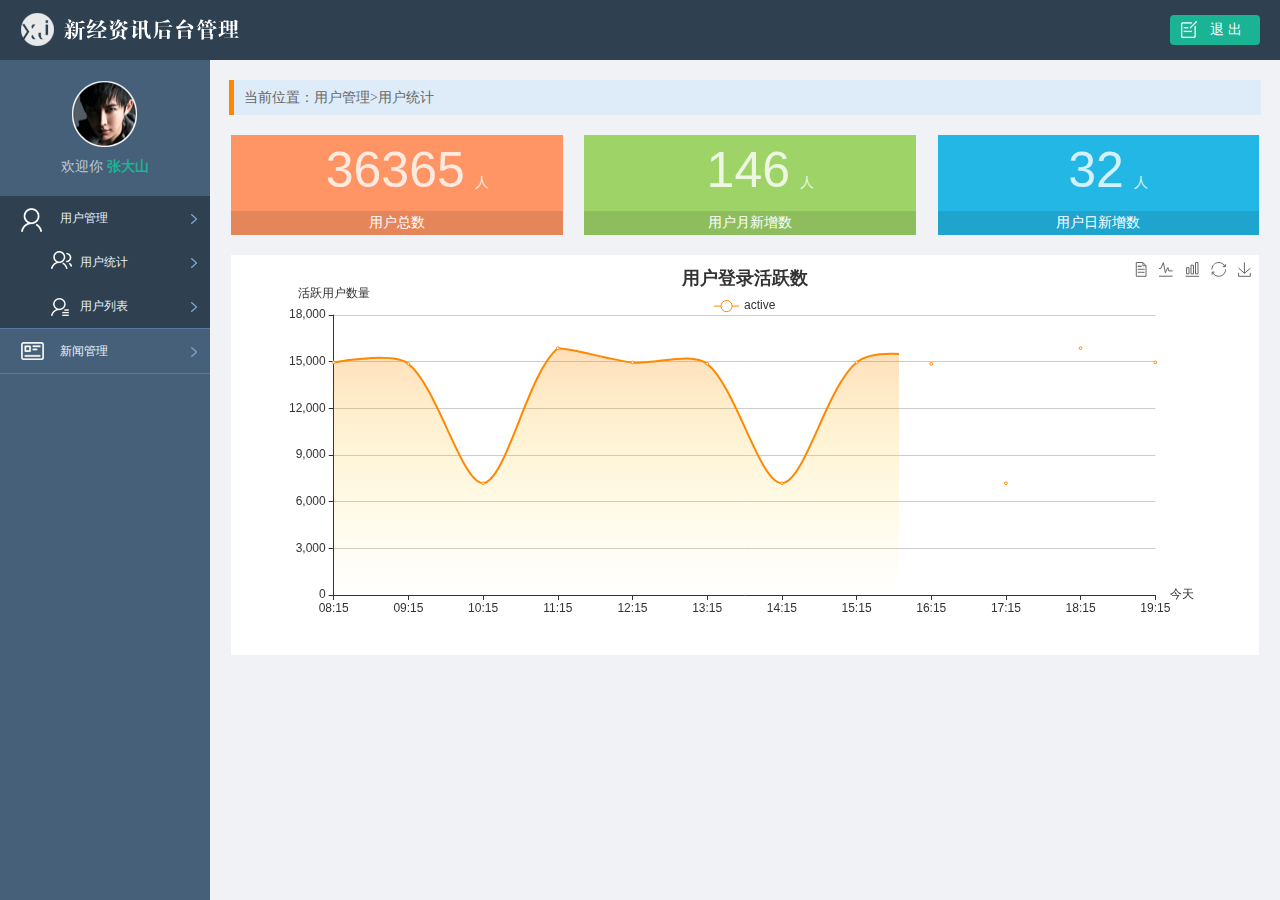
<file: info/static/admin/html/index.html>
<!DOCTYPE html>
<html lang="en">
<head>
	<meta charset="UTF-8">
	<title>新经资讯后台管理</title>
	<link rel="stylesheet" type="text/css" href="../css/reset.css">
	<link rel="stylesheet" type="text/css" href="../css/main.css">
	<script type="text/javascript" src="../js/jquery-1.12.4.min.js"></script>
</head>
<body>
	<div class="header">
		<a href="#" class="logo fl"><img src="../images/logo.png" alt="logo"></a>
		<a href="#" class="logout fr">退 出</a>
	</div>
	
	<div class="side_bar">
		<div class="user_info">
			<img src="../images/person.png" alt="张大山">
			<p>欢迎你 <em>张大山</em></p>
		</div>

		<div class="menu_con">
			<div class="first_menu active"><a href="#" class="icon01">用户管理</a></div>
			<ul class="sub_menu show">
				<li><a class="icon022" href="user_count.html" target="main_frame">用户统计</a></li>
				<li class="current"><a href="user_list.html" class="icon021" target="main_frame">用户列表</a></li>
			</ul>
			<div class="first_menu"><a href="#" class="icon02">新闻管理</a></div>
			<ul class="sub_menu">
				<li><a href="news_review.html" class="icon031" target="main_frame">新闻审核</a></li>
				<li><a href="news_edit.html" class="icon032" target="main_frame">新闻版式编辑</a></li>
				<li><a href="news_type.html" class="icon034" target="main_frame">新闻分类管理</a></li>
			</ul>
		</div>
	</div>

	<div class="main_body" id="main_body">
		<iframe src="user_count.html" frameborder="0" id="main_frame" name="main_frame" frameborder="0" scrolling="auto"></iframe>
	</div>
	
	<script>
		$(function(){
			$('.first_menu').click(function(){
				$(this).addClass('active').siblings('.first_menu').removeClass('active');
				$(this).next().slideDown().siblings('.sub_menu').slideUp();
			})
			var frame_w = $('#main_body').outerWidth();
			var frame_h = $('#main_body').outerHeight();
			$('#main_frame').css({'width':frame_w,'height':frame_h});
		})
	</script>

</body>
</html>
</file>
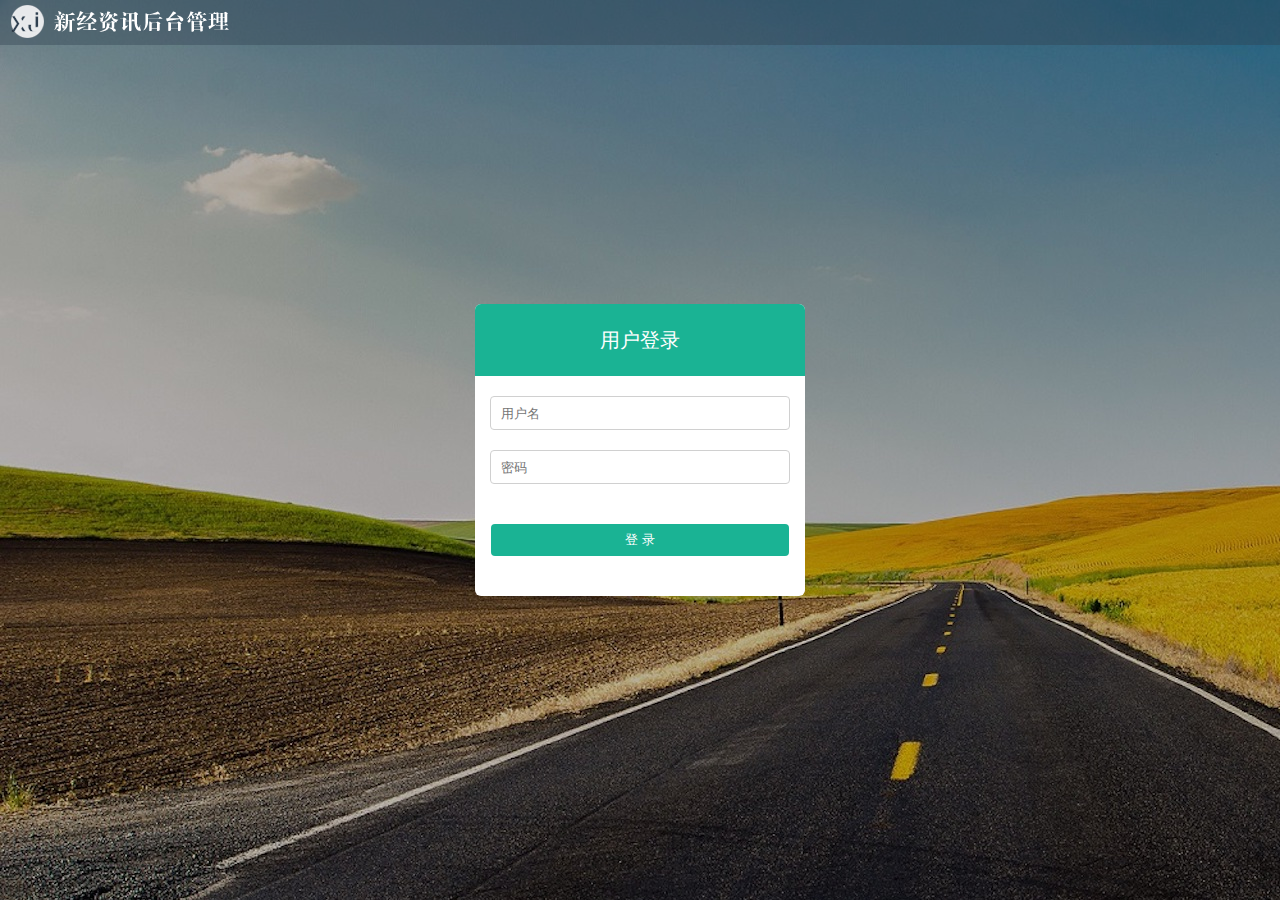
<file: info/static/admin/html/login.html>
<!DOCTYPE html>
<html lang="en">
<head>
	<meta charset="UTF-8">
	<title>新经资讯后台管理</title>
	<link rel="stylesheet" type="text/css" href="../css/reset.css">
	<link rel="stylesheet" type="text/css" href="../css/main.css">
</head>
<body>
	<div class="login_logo">
		<img src="../images/logo.png" alt="">
	</div>	
	<form method="post" class="login_form">
		<h1 class="login_title">用户登录</h1>
		<input type="text" name="username" placeholder="用户名" class="input_txt">
		<input type="password" name="password" placeholder="密码" class="input_txt">
		<div class="error_tip">错误提示</div>
		<input type="submit" value="登 录" class="input_sub">
	</form>
	<div class="login_bg"></div>
</body>
</html>
</file>
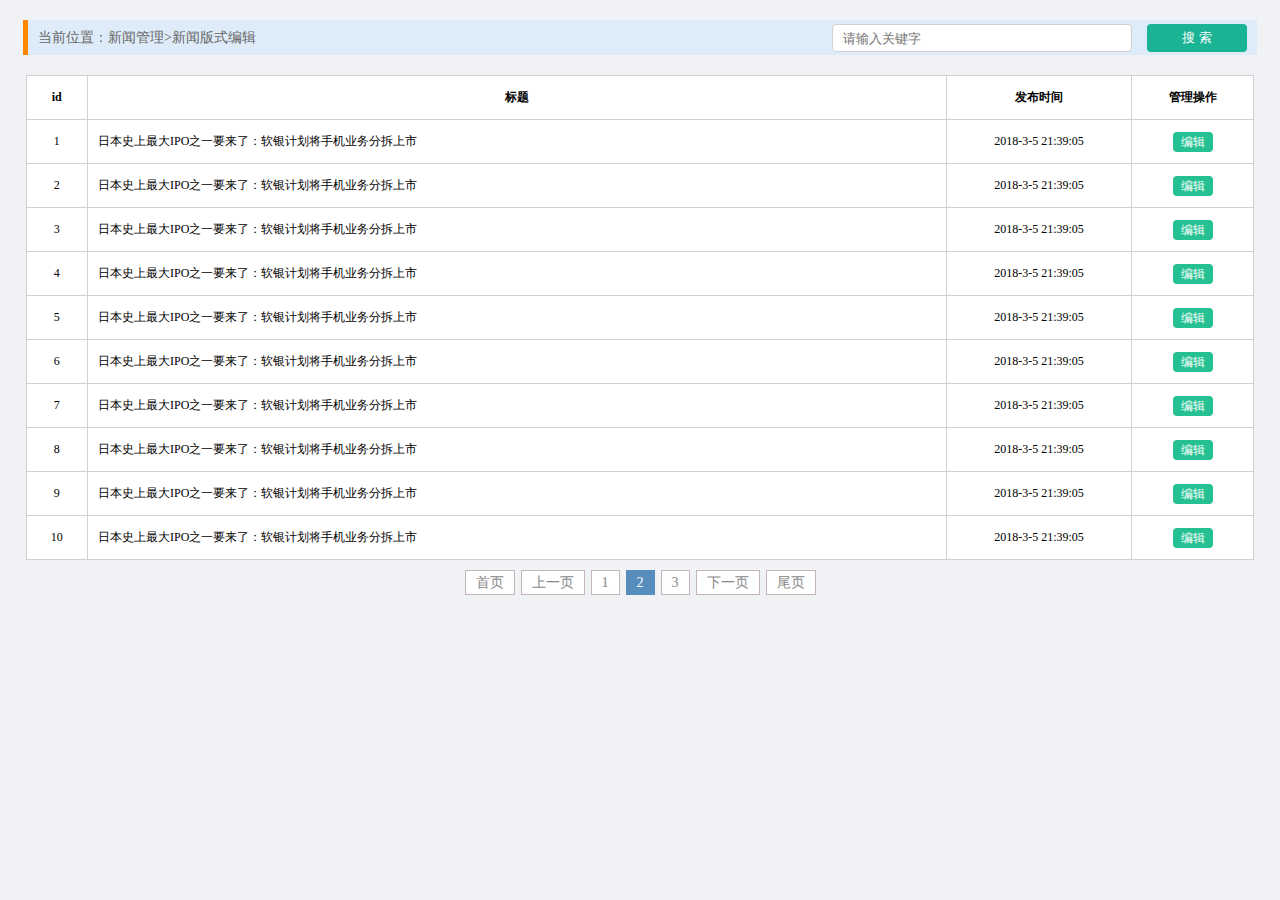
<file: info/static/admin/html/news_edit.html>
<!DOCTYPE html>
<html lang="en">
<head>
	<meta charset="UTF-8">
	<title>新经资讯后台管理</title>
	<link rel="stylesheet" type="text/css" href="../css/reset.css">
	<link rel="stylesheet" type="text/css" href="../css/main.css">
	<link rel="stylesheet" href="../css/jquery.pagination.css">
	<script type="text/javascript" src="../js/jquery-1.12.4.min.js"></script>
	<script type="text/javascript" src="../js/jquery.pagination.min.js"></script>
</head>
<body>
	<div class="breadcrub">
			当前位置：新闻管理>新闻版式编辑
		<form class="news_filter_form">
			<input type="text" placeholder="请输入关键字" class="input_txt">
			<input type="submit" value="搜 索" class="input_sub">
		</form>
	</div>
		

	<div class="pannel">			
			<table class="common_table">
				<tr>
					<th width="5%">id</th>
					<th width="70%">标题</th>
					<th width="15%">发布时间</th>
					<th width="10%">管理操作</th>
				</tr>
				<tr>
					<td>1</td>
					<td class="tleft">日本史上最大IPO之一要来了：软银计划将手机业务分拆上市</td>
					<td>2018-3-5 21:39:05</td>
					<td>
						<a href="news_edit_detail.html" class="edit">编辑</a>
					</td>
				</tr>
				<tr>
					<td>2</td>
					<td class="tleft">日本史上最大IPO之一要来了：软银计划将手机业务分拆上市</td>
					<td>2018-3-5 21:39:05</td>
					<td>
						<a href="news_edit_detail.html" class="edit">编辑</a>
					</td>
				</tr>					
				<tr>
					<td>3</td>
					<td class="tleft">日本史上最大IPO之一要来了：软银计划将手机业务分拆上市</td>
					<td>2018-3-5 21:39:05</td>
					<td>
						<a href="news_edit_detail.html" class="edit">编辑</a>
					</td>
				</tr>
				<tr>
					<td>4</td>
					<td class="tleft">日本史上最大IPO之一要来了：软银计划将手机业务分拆上市</td>
					<td>2018-3-5 21:39:05</td>
					<td>
						<a href="news_edit_detail.html" class="edit">编辑</a>
					</td>
				</tr>
				<tr>
					<td>5</td>
					<td class="tleft">日本史上最大IPO之一要来了：软银计划将手机业务分拆上市</td>
					<td>2018-3-5 21:39:05</td>
					<td>
						<a href="news_edit_detail.html" class="edit">编辑</a>
					</td>
				</tr>
				<tr>
					<td>6</td>
					<td class="tleft">日本史上最大IPO之一要来了：软银计划将手机业务分拆上市</td>
					<td>2018-3-5 21:39:05</td>
					<td>
						<a href="news_edit_detail.html" class="edit">编辑</a>
					</td>
				</tr>
				<tr>
					<td>7</td>
					<td class="tleft">日本史上最大IPO之一要来了：软银计划将手机业务分拆上市</td>
					<td>2018-3-5 21:39:05</td>
					<td>
						<a href="news_edit_detail.html" class="edit">编辑</a>
					</td>
				</tr>
				<tr>
					<td>8</td>
					<td class="tleft">日本史上最大IPO之一要来了：软银计划将手机业务分拆上市</td>
					<td>2018-3-5 21:39:05</td>
					<td>
						<a href="news_edit_detail.html" class="edit">编辑</a>
					</td>
				</tr>
				<tr>
					<td>9</td>
					<td class="tleft">日本史上最大IPO之一要来了：软银计划将手机业务分拆上市</td>
					<td>2018-3-5 21:39:05</td>
					<td>
						<a href="news_edit_detail.html" class="edit">编辑</a>
					</td>
				</tr>
				<tr>
					<td>10</td>
					<td class="tleft">日本史上最大IPO之一要来了：软银计划将手机业务分拆上市</td>
					<td>2018-3-5 21:39:05</td>
					<td>
						<a href="news_edit_detail.html" class="edit">编辑</a>
					</td>
				</tr>
			</table>
		</div>
		
		<div class="box">
			<div id="pagination" class="page"></div>
		</div>

        <script>
			$(function() {
				$("#pagination").pagination({
					currentPage: 2,
					totalPage: 3,
					callback: function(current) {
					    alert('ok!');
					}
				});
			});
		</script>
	
</body>
</html>
</file>
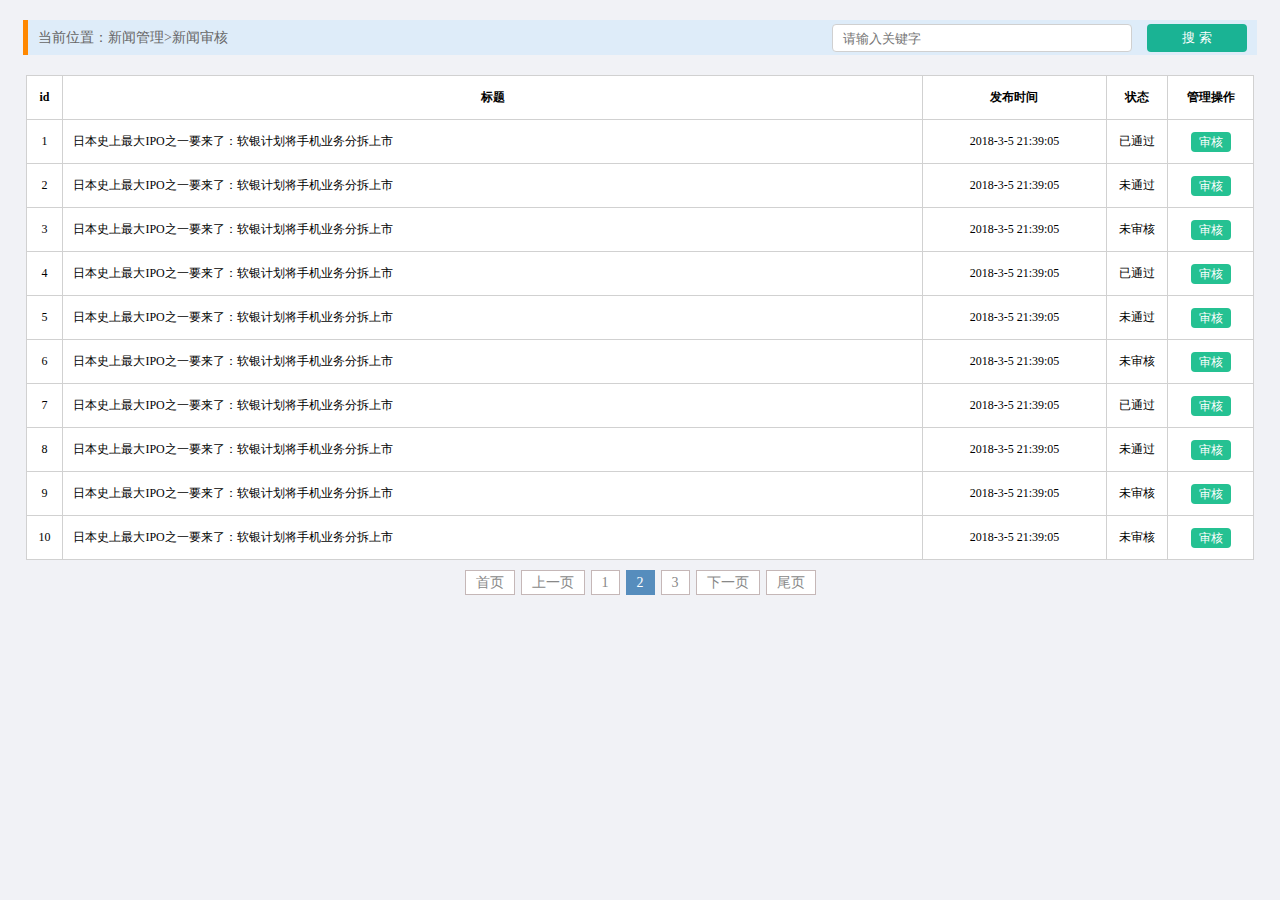
<file: info/static/admin/html/news_review.html>
<!DOCTYPE html>
<html lang="en">
<head>
	<meta charset="UTF-8">
	<title>新经资讯后台管理</title>
	<link rel="stylesheet" type="text/css" href="../css/reset.css">
	<link rel="stylesheet" type="text/css" href="../css/main.css">
	<link rel="stylesheet" href="../css/jquery.pagination.css">
	<script type="text/javascript" src="../js/jquery-1.12.4.min.js"></script>
	<script type="text/javascript" src="../js/jquery.pagination.min.js"></script>
</head>
<body>
	<div class="breadcrub">
			当前位置：新闻管理>新闻审核
			<form class="news_filter_form">
				<input type="text" placeholder="请输入关键字" class="input_txt">
				<input type="submit" value="搜 索" class="input_sub">
			</form>
		</div>
		<div class="pannel">
			<table class="common_table">
				<tr>
					<th width="3%">id</th>
					<th width="70%">标题</th>
					<th width="15%">发布时间</th>
					<th width="5%">状态</th>
					<th width="8%">管理操作</th>
				</tr>
				<tr>
					<td>1</td>
					<td class="tleft">日本史上最大IPO之一要来了：软银计划将手机业务分拆上市</td>
					<td>2018-3-5 21:39:05</td>
					<td>已通过</td>
					<td>
						<a href="news_review_detail.html" class="review">审核</a>
					</td>
				</tr>
				<tr>
					<td>2</td>
					<td class="tleft">日本史上最大IPO之一要来了：软银计划将手机业务分拆上市</td>
					<td>2018-3-5 21:39:05</td>
					<td>未通过</td>
					<td>
						<a href="news_review_detail.html" class="review">审核</a>
					</td>
				</tr>
				<tr>
					<td>3</td>
					<td class="tleft">日本史上最大IPO之一要来了：软银计划将手机业务分拆上市</td>
					<td>2018-3-5 21:39:05</td>
					<td>未审核</td>
					<td>
						<a href="news_review_detail.html" class="review">审核</a>
					</td>
				</tr>
				<tr>
					<td>4</td>
					<td class="tleft">日本史上最大IPO之一要来了：软银计划将手机业务分拆上市</td>
					<td>2018-3-5 21:39:05</td>
					<td>已通过</td>
					<td>
						<a href="news_review_detail.html" class="review">审核</a>
					</td>
				</tr>
				<tr>
					<td>5</td>
					<td class="tleft">日本史上最大IPO之一要来了：软银计划将手机业务分拆上市</td>
					<td>2018-3-5 21:39:05</td>
					<td>未通过</td>
					<td>
						<a href="news_review_detail.html" class="review">审核</a>
					</td>
				</tr>
				<tr>
					<td>6</td>
					<td class="tleft">日本史上最大IPO之一要来了：软银计划将手机业务分拆上市</td>
					<td>2018-3-5 21:39:05</td>
					<td>未审核</td>
					<td>
						<a href="news_review_detail.html" class="review">审核</a>
					</td>
				</tr>
				<tr>
					<td>7</td>
					<td class="tleft">日本史上最大IPO之一要来了：软银计划将手机业务分拆上市</td>
					<td>2018-3-5 21:39:05</td>
					<td>已通过</td>
					<td>
						<a href="news_review_detail.html" class="review">审核</a>
					</td>
				</tr>
				<tr>
					<td>8</td>
					<td class="tleft">日本史上最大IPO之一要来了：软银计划将手机业务分拆上市</td>
					<td>2018-3-5 21:39:05</td>
					<td>未通过</td>
					<td>
						<a href="news_review_detail.html" class="review">审核</a>
					</td>
				</tr>
				<tr>
					<td>9</td>
					<td class="tleft">日本史上最大IPO之一要来了：软银计划将手机业务分拆上市</td>
					<td>2018-3-5 21:39:05</td>
					<td>未审核</td>
					<td>
						<a href="news_review_detail.html" class="review">审核</a>
					</td>
				</tr>
				<tr>
					<td>10</td>
					<td class="tleft">日本史上最大IPO之一要来了：软银计划将手机业务分拆上市</td>
					<td>2018-3-5 21:39:05</td>
					<td>未审核</td>
					<td>
						<a href="news_review_detail.html" class="review">审核</a>
					</td>
				</tr>			
			</table>
		</div>

		<div class="box">
			<div id="pagination" class="page"></div>
		</div>

        <script>
			$(function() {
				$("#pagination").pagination({
					currentPage: 2,
					totalPage: 3,
					callback: function(current) {
					    alert('ok!');
					}
				});
			});
		</script>

	
</body>
</html>
</file>
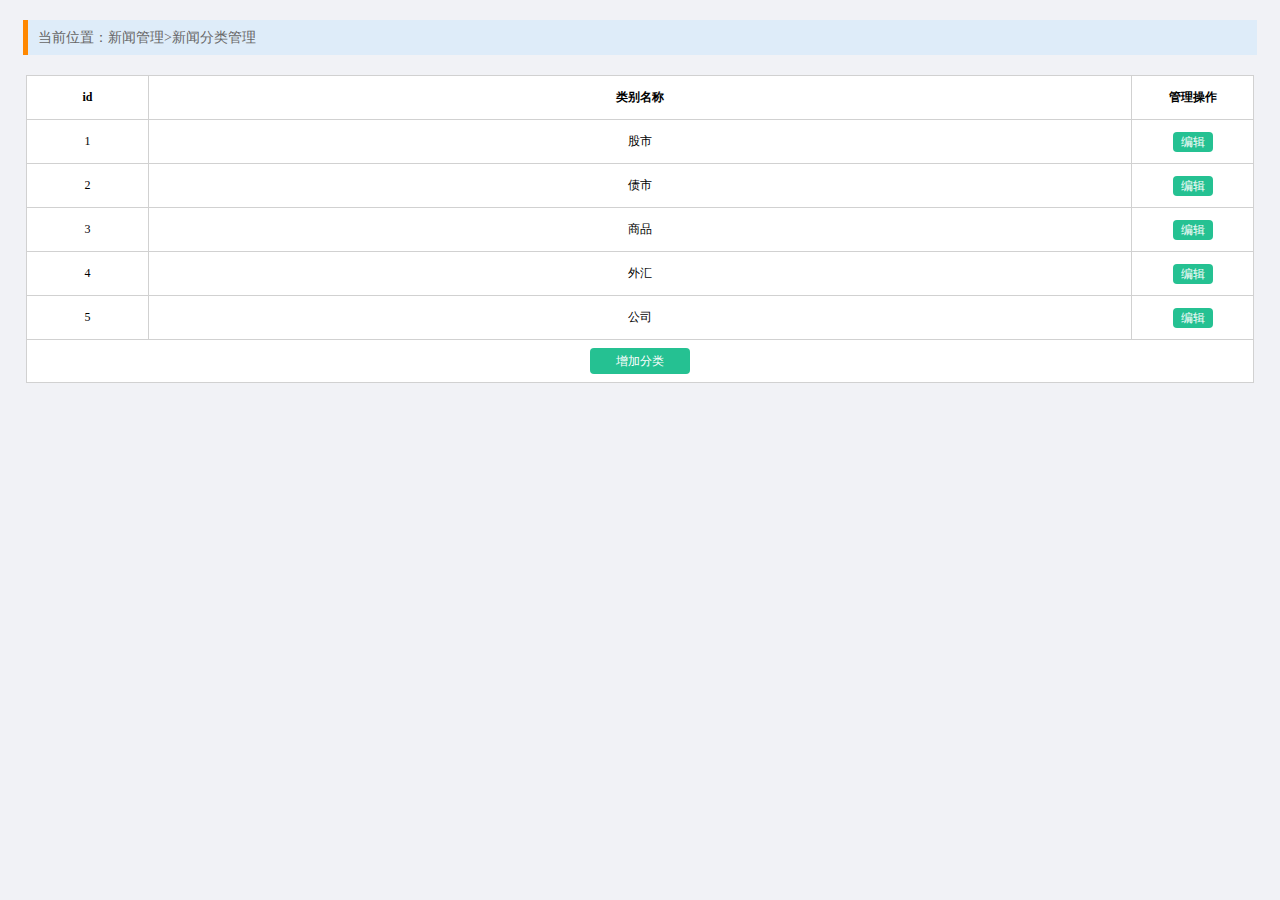
<file: info/static/admin/html/news_type.html>
<!DOCTYPE html>
<html lang="en">
<head>
	<meta charset="UTF-8">
	<title>新经资讯后台管理</title>
	<link rel="stylesheet" type="text/css" href="../css/reset.css">
	<link rel="stylesheet" type="text/css" href="../css/main.css">
	<script type="text/javascript" src="../js/jquery-1.12.4.min.js"></script>
	<script type="text/javascript" src="../js/news_type.js"></script>
</head>
<body>
	<div class="breadcrub">
			当前位置：新闻管理>新闻分类管理
		</div>
		<div class="pannel">
			<table class="common_table">
				<tr>
					<th width="10%">id</th>
					<th width="80%">类别名称</th>
					<th width="10%">管理操作</th>
				</tr>
				<tr>
					<td>1</td>
					<td>股市</td>
					<td><a href="javascript:;" class="edit">编辑</a></td>
				</tr>
				<tr>
					<td>2</td>
					<td>债市</td>
					<td><a href="javascript:;" class="edit">编辑</a></td>
				</tr>
				<tr>
					<td>3</td>
					<td>商品</td>
					<td><a href="javascript:;" class="edit">编辑</a></td>
				</tr>
				<tr>
					<td>4</td>
					<td>外汇</td>
					<td><a href="javascript:;" class="edit">编辑</a></td>
				</tr>
				<tr>
					<td>5</td>
					<td>公司</td>
					<td><a href="javascript:;" class="edit">编辑</a></td>
				</tr>
				<tr>
					<td colspan="3"><a href="javascript:;" class="addtype">增加分类</a></td>
				</tr>
			</table>
		</div>
		
		<div class="pop_con">
			<div class="pop">
				<form>
					<h3>修改分类</h3>
					<div class="form_group mt50">
						<label class="input_label">分类名称：</label><input type="text" class="input_txt3">
						<span class="error_tip">提示文字</span>
					</div>			
					<div class="form_group line_top">
						<input type="button" value="确定" class="confirm">&nbsp;&nbsp;&nbsp;&nbsp;
						<input type="button" value="取消" class="cancel">
					</div>
				</form>
			</div>
			<div class="mask"></div>
		</div>	
</body>
</html>
</file>
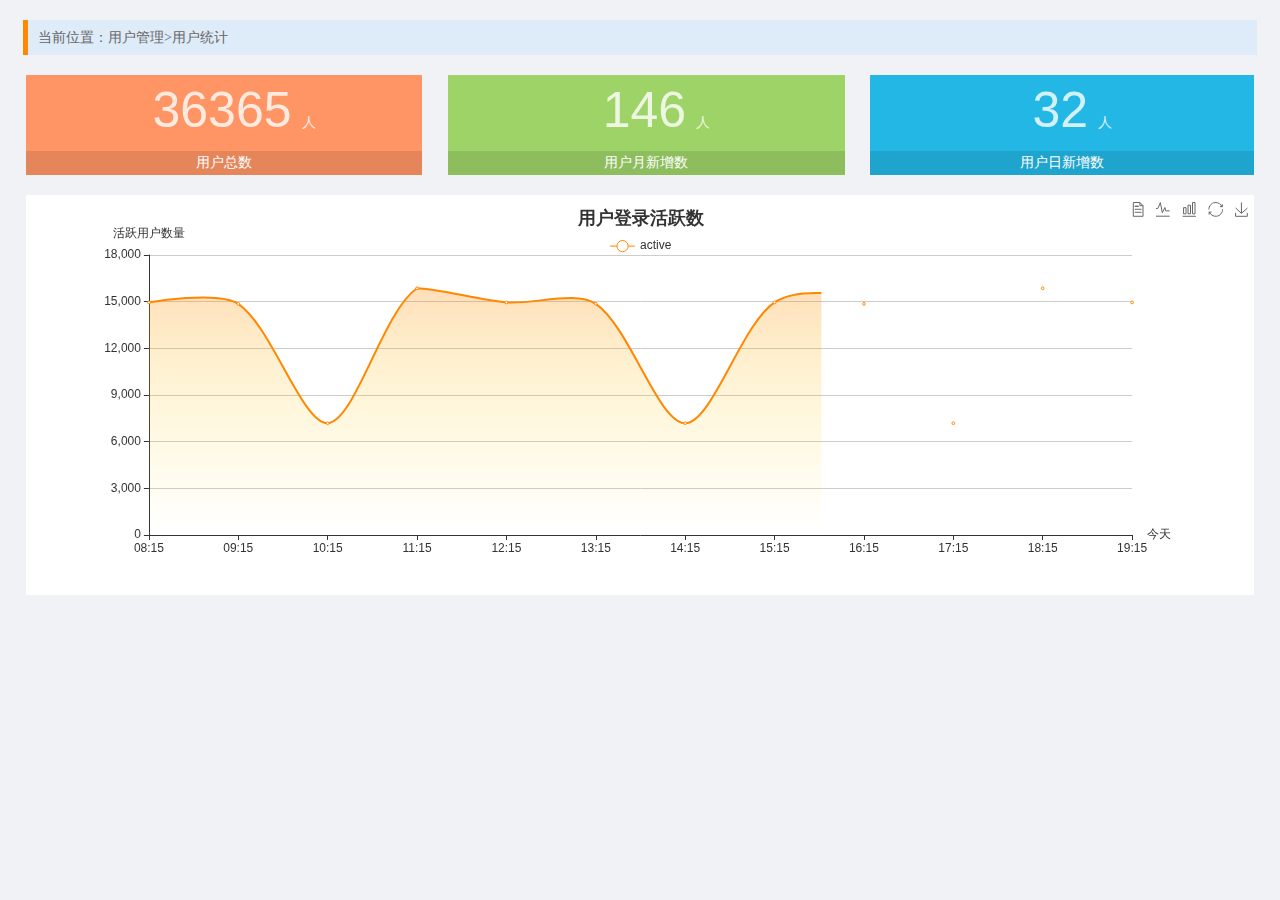
<file: info/static/admin/html/user_count.html>
<!DOCTYPE html>
<html lang="en">
<head>
	<meta charset="UTF-8">
	<title>新经资讯后台管理</title>
	<link rel="stylesheet" type="text/css" href="../css/reset.css">
	<link rel="stylesheet" type="text/css" href="../css/main.css">
	<script type="text/javascript" src="../js/echarts.min.js"></script>
</head>
<body>
	<div class="breadcrub">
		当前位置：用户管理>用户统计
	</div>
	<div class="spannels">
		<div class="spannel scolor01">
			<em>36365</em><span>人</span>
			<b>用户总数</b>
		</div>
		<div class="spannel scolor02">
			<em>146</em><span>人</span>
			<b>用户月新增数</b>
		</div>
		<div class="spannel2 scolor03">
			<em>32</em><span>人</span>
			<b>用户日新增数</b>
		</div>		
	</div>
	
	<div class="pannel">
		<div id="chart_show" class="chart_show"></div>
	</div>
	<script>
		var oChart = echarts.init(document.getElementById('chart_show'));
		var chartopt = {
					    title:{
					        text: '用户登录活跃数',
		                    left: 'center',
		                    top: '10'
					    },
					    tooltip:{
					        trigger: 'axis'
					    },
					    legend: {
					        data:['active'],
		                    top: '40'
					    },
					    toolbox: {
					        show : true,
					        feature : {
					            mark : {show: true},
					            dataView : {show: true, readOnly: false},
					            magicType : {show: true, type: ['line','bar']},
					            restore : {show: true},
					            saveAsImage : {show: true}
					        }
					    },
				    	calculable : true,               
					    xAxis : [
					        {
		                        name: '今天',
					            type : 'category',
					            boundaryGap : false,
					            data : ["08:15","09:15","10:15","11:15","12:15","13:15","14:15","15:15","16:15","17:15","18:15","19:15"]
					        }
					    ],        
					    yAxis : [
					        {
		                        name: '活跃用户数量',
					            type : 'value'
					        }
					    ],      
					    series : [
					        {
					            name:'active',
					            type:'line',
					            smooth:true,
					            itemStyle: {normal: {areaStyle: {type: 'default'}, color: '#f80'}, lineStyle: {color: '#f80'}},
					            data:[14951,14861,7186,15861,14951,14861,7186,14951,14861,7186,15861,14951]
					        }],
					    areaStyle:{
						        normal:{
						            color: new echarts.graphic.LinearGradient(0, 0, 0, 1, [{
						                offset: 0,
						                color: 'rgba(255,136,0,0.39)'
						            }, {
						                offset: .34,
						                color: 'rgba(255,180,0,0.25)'
						            },{
						                offset: 1,
						                color: 'rgba(255,222,0,0.00)'
						            }])

						        }
						    }

            			};

            oChart.setOption(chartopt);

	</script>
</body>
</html>
</file>
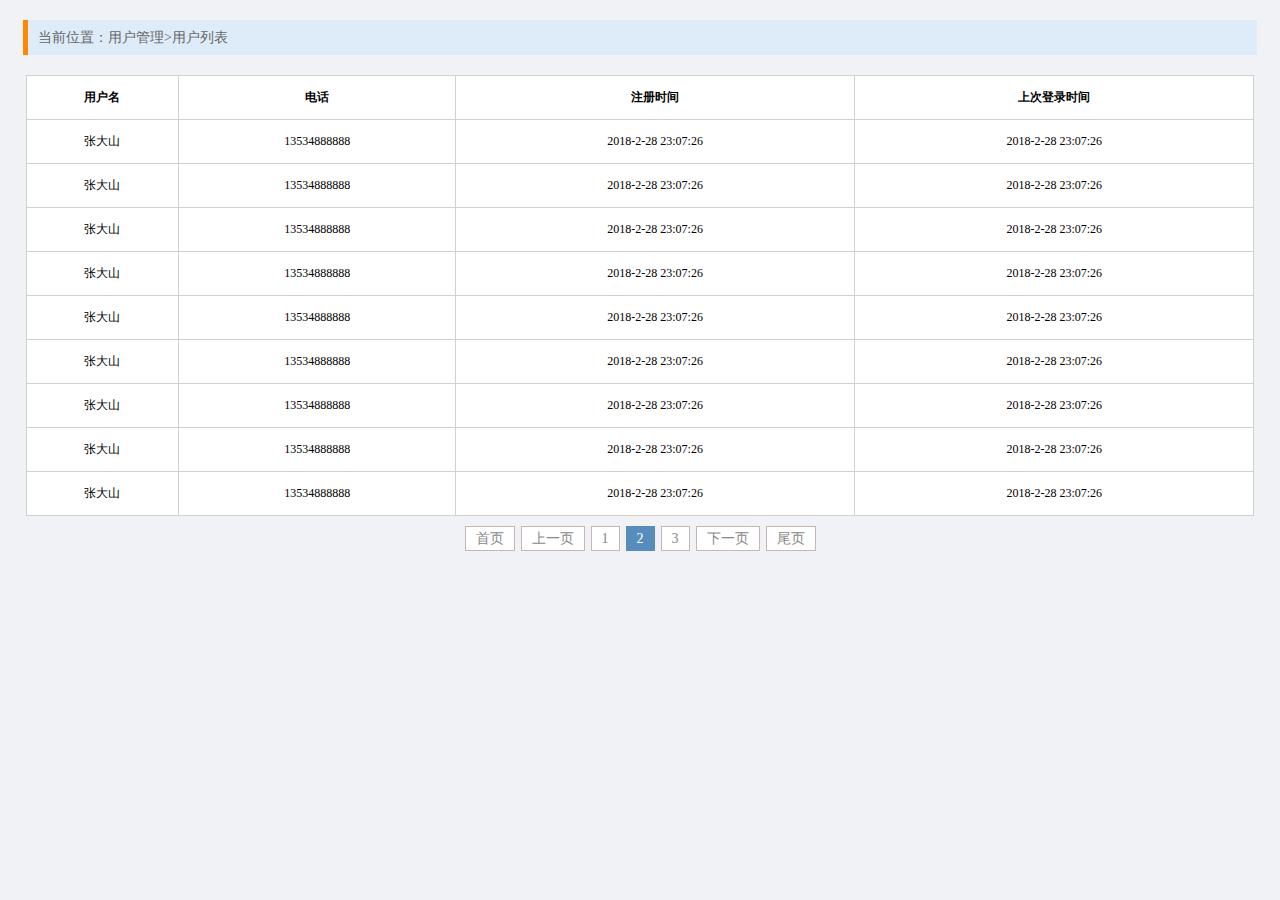
<file: info/static/admin/html/user_list.html>
<!DOCTYPE html>
<html lang="en">
<head>
    <meta charset="UTF-8">
    <title>新经资讯后台管理</title>
    <link rel="stylesheet" type="text/css" href="../css/reset.css">
    <link rel="stylesheet" type="text/css" href="../css/main.css">
    <link rel="stylesheet" href="../css/jquery.pagination.css">
    <script type="text/javascript" src="../js/jquery-1.12.4.min.js"></script>
    <script type="text/javascript" src="../js/jquery.pagination.min.js"></script>
</head>
<body>
    <div class="breadcrub">
            当前位置：用户管理>用户列表
        </div>
        <div class="pannel">
            <table class="common_table">
                <tr>
                    <th>用户名</th>
                    <th>电话</th>
                    <th>注册时间</th>
                    <th>上次登录时间</th>
                </tr>
                <tr>
                    <td>张大山</td>
                    <td>13534888888</td>
                    <td>2018-2-28 23:07:26</td>
                    <td>2018-2-28 23:07:26</td>
                </tr>
                <tr>
                    <td>张大山</td>
                    <td>13534888888</td>
                    <td>2018-2-28 23:07:26</td>
                    <td>2018-2-28 23:07:26</td>
                </tr>
                <tr>
                    <td>张大山</td>
                    <td>13534888888</td>
                    <td>2018-2-28 23:07:26</td>
                    <td>2018-2-28 23:07:26</td>
                </tr>
                <tr>
                    <td>张大山</td>
                    <td>13534888888</td>
                    <td>2018-2-28 23:07:26</td>
                    <td>2018-2-28 23:07:26</td>
                </tr>
                <tr>
                    <td>张大山</td>
                    <td>13534888888</td>
                    <td>2018-2-28 23:07:26</td>
                    <td>2018-2-28 23:07:26</td>
                </tr>
                <tr>
                    <td>张大山</td>
                    <td>13534888888</td>
                    <td>2018-2-28 23:07:26</td>
                    <td>2018-2-28 23:07:26</td>
                </tr>
                <tr>
                    <td>张大山</td>
                    <td>13534888888</td>
                    <td>2018-2-28 23:07:26</td>
                    <td>2018-2-28 23:07:26</td>
                </tr>
                <tr>
                    <td>张大山</td>
                    <td>13534888888</td>
                    <td>2018-2-28 23:07:26</td>
                    <td>2018-2-28 23:07:26</td>
                </tr>
                <tr>
                    <td>张大山</td>
                    <td>13534888888</td>
                    <td>2018-2-28 23:07:26</td>
                    <td>2018-2-28 23:07:26</td>
                </tr>
            </table>
        </div>

        <div class="box">
            <div id="pagination" class="page"></div>
        </div>

        <script>
            $(function() {
                $("#pagination").pagination({
                    currentPage: 2,
                    totalPage: 3,
                    callback: function(current) {
                        alert('ok!');
                    }
                });
            });
        </script>
</body>
</html>
</file>
<file: info/static/admin/css/main.css>
body{
	background:#f1f2f6;
	font-family:'Microsoft YaHei';
}

.login_logo{
	background:rgba(47,64,80,0.4);
	height:45px;
}

.login_logo img{
	margin:5px 0 0 10px;
}

.header{
	width:100%;
	height:60px;
	overflow:hidden;
	background:#2f4050;
	position:fixed;
	left:0px;
	top:0px;
}

.header .logo{
	width:194px;
	height:33px;
	margin:13px 0 0 20px;
}

.header .logout{
	width:90px;
	height:30px;
	background:url(../images/icons.png) 10px -344px no-repeat #1ab394;
	margin:15px 20px 0 0;
	border-radius:4px;
	text-indent:40px;
	line-height:30px;
	font-size:14px;
	color:#fff;
}

.header .logout:hover{
	width:88px;
	height:28px;
	border:1px solid #1ab394;
	background:url(../images/icons.png) 10px -344px no-repeat #2f4050;
	opacity:0.5;
}

.side_bar{
	position:fixed;
	width:210px;
	background:#466079;
	left:0px;
	top:60px;
	bottom:0px;
}

.user_info{
	width:210px;
	overflow:hidden;
}

.user_info img{
	display:block;
	margin:20px auto 0;
	width:68px;
	height:68px;
	border-radius:34px;
}

.user_info p{
	text-align:center;
	font-size:14px;
	color:#bdcbd8;
	margin:10px auto;
}

.user_info em{
	font-weight:bold;
	color:#1ab394;
}

.menu_con{
	width:210px;
	margin-top:10px;
	overflow:hidden;
}

.first_menu{
	height:44px;
	border-bottom:1px solid #597b9b;
	background:url(../images/icons.png) 190px -283px no-repeat;
}

.menu_con .active{
	background:url(../images/icons.png) 190px -283px no-repeat #2f4050;
	border-bottom:0px;
}

.menu_con a{
	display:block;
	height:44px;
	line-height:44px;
	color:#e5f1fc;
	font-size:12px;
	text-indent:60px;
}

.icon01{
	background:url(../images/icons.png) 20px 12px no-repeat;
}

.icon02{
	background:url(../images/icons.png) 20px -38px no-repeat;
}

.icon021{
	background:url(../images/icons.png) 50px -87px no-repeat;
}

.icon022{
	background:url(../images/icons.png) 50px -139px no-repeat;
}


.icon03{
	background:url(../images/icons.png) 20px -89px no-repeat;
}

.icon031{
	background:url(../images/icons.png) 50px -185px no-repeat;
}

.icon032{
	background:url(../images/icons.png) 50px -235px no-repeat;
}

.icon033{
	background:url(../images/icons.png) 50px -336px no-repeat;
}

.icon034{
	background:url(../images/icons.png) 50px -390px no-repeat;
}

.sub_menu{
	display:none;
	border-bottom:1px solid #597b9b;
}

.sub_menu li{
	background:url(../images/icons.png) 190px -283px no-repeat #2f4050;
}

.sub_menu a{
	text-indent:80px;
}

.show{
	display:block;
}

.main_body{
	position:fixed;
	background:#f9f9f9;
	left:210px;
	top:60px;
	right:0px;
	bottom:0px;
}

.breadcrub{
	width:96%;
	height:35px;
	line-height:35px;
	background-color:#deecf9;
	margin:20px auto 0;
	font-size:14px;
	border-left:5px solid #f80;
	text-indent:10px;
	color:#666;
}

.pannel{
	width:96%;
	overflow:hidden;
	margin:20px auto 0;
	background-color:#fff;
}

.pannel img{
	display:block;
	width:90%;
	margin:20px auto 0;
}

.spannels{
	overflow:hidden;
	margin:20px auto 0;
}

.spannel{
	width:31%;
	float:left;
	margin-left:2%;
	height:100px;
	overflow:hidden;
	text-align:center;
	position:relative;
}

.spannel2{
	width:30%;
	float:left;
	margin-left:2%;
	height:100px;
	overflow:hidden;
	text-align:center;
	position:relative;
}

.spannel em,.spannel2 em{
	font-size:50px;
	line-height:50px;
	display:inline-block;
	margin:10px 0 0 20px;
	font-family:'Arial';
	color:rgba(255,255,255,0.8);
}

.spannel span,.spannel2 span{
	font-size:14px;
	display:inline-block;
	color:rgba(255,255,255,0.8);
	margin-left:10px;
}

.spannel b,.spannel2 b{
	position:absolute;
	left:0;
	bottom:0;
	width:100%;
	line-height:24px;
	background:rgba(0,0,0,0.1);
	color:#fff;
	font-size:14px;
	font-weight:normal;
}



.scolor01{
	background-color:#ff9565;
}

.scolor02{
	background-color:#9ed367;
}

.scolor03{
	background-color:#23b7e5;
}

.chart_show{
	width:100%;
	height:400px;
}

.login_bg{
	position:fixed;
	left:0;
	top:0;
	width:100%;
	height:100%;
	z-index:-9999;
	background:url(../images/login-bg.jpg) no-repeat;
}

.login_form{
  width:330px;
  height:292px;
  background:#fff;
  position:fixed;
  left:50%;
  top:50%;
  margin-top:-146px;
  margin-left:-165px;
  overflow:hidden;
  border-radius:6px;
}

.login_form .error_tip{
	position:absolute;
	font-size:12px;
	color:#f00;
	bottom:84px;
	left:18px;
	display:none;
}


.login_title{
  line-height:72px;
  text-align:center;
  background:#1ab394;
  color:#fff;
  font-size:20px;
}

.input_txt{
  display:block;
  margin:20px auto 0;
  width:298px;
  height:32px;
  border:1px solid #d0d0d0;
  border-radius:4px;
  outline:none;
  text-indent:10px; 
}

.forget_pass{
  display:block;
  width:298px;
  margin:10px auto 0;
  text-align:right;
  font-size:14px;
  color:#5195d0;
}

.input_sub{
  display:block;
  margin:40px auto 0;
  width:298px;
  height:32px;
  border:0px;
  border-radius:4px;
  background:#1ab394;
  color:#fff;
  cursor:pointer;
}

.input_sub:hover{
  opacity:0.8;
}


.common_table{
	width:100%;
	border-collapse:collapse;
	border:1px solid #d1d1d1;
}

.common_table th,.common_table td{
	border:1px solid #d1d1d1;
	text-align:center;
	padding:13px 0px;
	font-size:12px;
}

.pagenation{      
    padding:0px;
    list-style:none;
    width:960px;
    height:40px;
    margin:20px auto 0;
    text-align:center;
    font-size:0px;
}

.pagenation li{
    display:inline-block;
    height:26px;            
    font-size:12px;
    margin:7px 5px 0px;          
}

.pagenation  a{
    line-height:26px;
    text-decoration:none;
    color:#393c35;
    display:block;
    padding:0px 10px;
    border:1px solid #d1d1d1;
}

.pagenation a:hover{
    background:#f80;
    color:#fff;
}

.review,.edit,.addtype{
	display:block;
	width:40px;
	line-height:20px;
	margin:-5px auto;
	border-radius:4px;
	color:#fff;
	background:#25c192;
}

.addtype{
	width:100px;
	line-height:26px;
}

.edit{
	background:#25c192;
}

.common_table .tleft{
	text-align:left;
	text-indent:10px;
}

.review_title{
	font-size:18px;
	line-height:40px;
	text-indent:20px;
	border-bottom:1px solid #ddd;
	margin-bottom:20px;
}

.form_group{
	overflow:hidden;
	margin-bottom:15px;
}

.form_group label{
	float:left;
	width:12%;
	line-height:30px;
	text-align:right;
	font-size:14px;
}

.form_group .input_txt2{
	width:86%;
	height:30px;
	float:left;
	text-indent:10px;
	outline:none;
	border-radius:4px;	
	border:1px solid #d0d0d0;
	box-sizing:border-box;
}

.form_group .input_area,.form_group .input_multxt{
	width:86%;
	height:300px;
	float:left;
	padding:10px;
	outline:none;
	font-family:'Microsoft YaHei';
	font-size:14px;
	border-radius:4px;
	border:1px solid #d0d0d0;
	box-sizing:border-box;
}

.form_group .input_multxt{
	height:50px;
}

.rich_wrap{
	width:86%;
}

.form_group .sel_opt{
	width:150px;
	height:30px;
	float:left;
	border:1px solid #ddd;
	border-radius:4px;
	outline:none;
	text-indent:10px;
}

.form_group .index_pic{
	width:100px;
	height:100px;
	float:left;
	margin:0px;
}

.group_hide{
	display:none;
}

.indent_group{
	text-indent:12%;
	margin-top:15px;
}

.confirm{
	width:80px;
	height:30px;
	border-radius:4px;
	color:#fff;
	background:#25c192;
	border:0px;
	outline:none;
}

.cancel{
	width:80px;
	height:30px;
	border-radius:4px;
	color:#fff;
	background:#25c192;
	border:0px;
	outline:none;
}

.line_top{
	border-top:1px solid #ddd;
	padding:10px 0px;
}

.input_file{
	margin-top:4px;
}


.pop{
	width:500px;
	height:270px;
	border:1px solid #ddd;
	background:#fff;
	position:fixed;
	left:50%;
	top:50%;
	margin-top:-151px;
	margin-left:-251px;
	z-index:9999;
}

.pop h3{
	background:#25c192;
	line-height:40px;
	margin:2px;
	color:#fff;
	text-indent:10px;
}

.form_group .input_label{
	width:80px;
    line-height:32px;
    margin-left:60px;
}

.form_group .error_tip{
	position:absolute;
	left:141px;
	top:132px;
	color:#f00;
	font-size:12px;
	display:none;
}

.input_txt3{
  width:298px;
  height:32px;
  border:1px solid #d0d0d0;
  border-radius:4px;
  outline:none;
  text-indent:10px; 
}

.mt50{
	margin-top:50px;
}

.pop .line_top{
	text-align:center;
	margin-top:80px;
	padding-top:15px;
}

.mask{
	position:fixed;
	width:100%;
	height:100%;
	background:#000;
	left:0px;
	top:0px;
	opacity:0.3
}

.pop_con{
	display:none;
}

.category_name{
	font-size:14px;
	line-height:30px;
}

.ui-pagination-container{
	text-align:center;
	margin-top:5px;
}

.news_filter_form{
	float:right;
	height:36px;
	margin:4px 10px 0 0;
}

.news_filter_form .input_txt{
	float:left;
	margin:0px;
	width:298px;
	height:26px;
	border:1px solid #d0d0d0;
	border-radius:4px;
	outline:none;
	text-indent:10px; 
  }

  .news_filter_form .input_sub{
	float:left;
	margin:0px;
	margin-left:15px;
	width:100px;
	height:28px;
	border:0px;
	border-radius:4px;
	background:#1ab394;
	color:#fff;
	cursor:pointer;
  }
</file>
